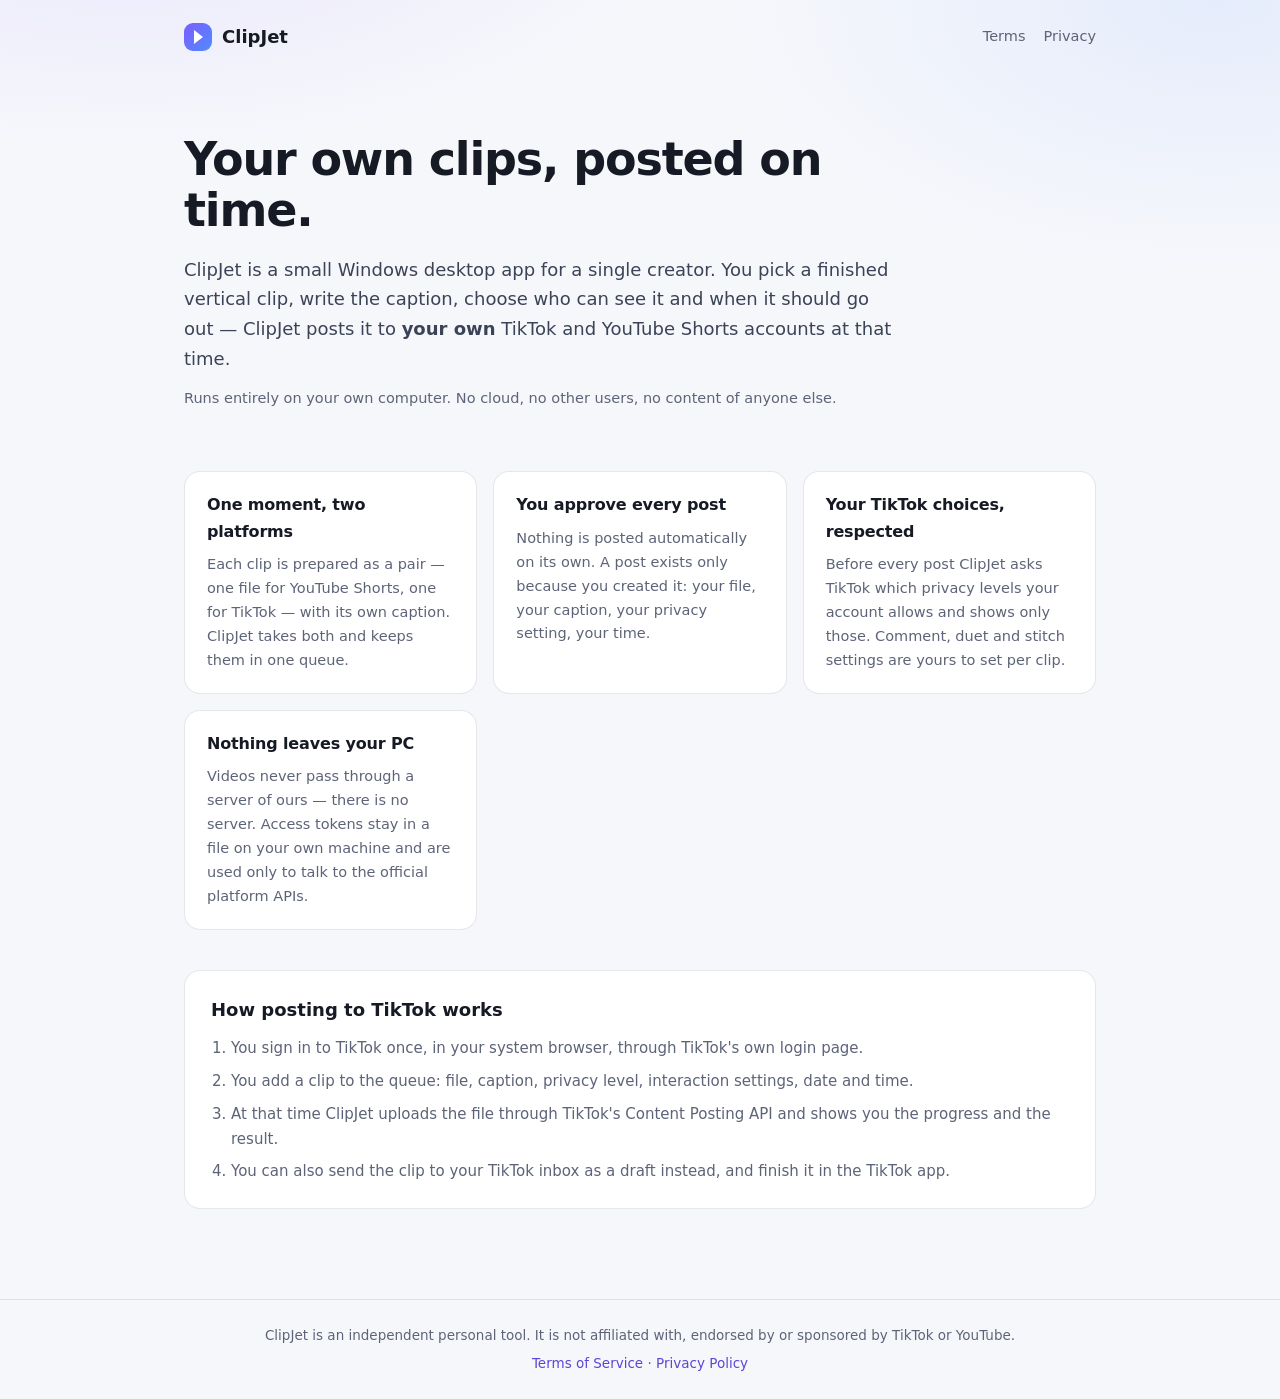
<file: index.html>
<!DOCTYPE html>
<html lang="en">
<head>
<meta charset="utf-8">
<meta name="viewport" content="width=device-width, initial-scale=1">
<title>ClipJet</title>
<meta name="description" content="ClipJet is a Windows desktop app that queues your own short vertical clips and posts them to your own TikTok and YouTube Shorts accounts at a scheduled time.">
<link rel="stylesheet" href="style.css">
</head>
<body>
<header class="nav">
  <a class="brand" href="./">
    <span class="mark"></span>
    <strong>ClipJet</strong>
  </a>
  <nav>
    <a href="terms-of-service.html">Terms</a>
    <a href="privacy-policy.html">Privacy</a>
  </nav>
</header>

<main>
  <section class="hero">
    <h1>Your own clips, posted on time.</h1>
    <p class="lead">
      ClipJet is a small Windows desktop app for a single creator. You pick a finished
      vertical clip, write the caption, choose who can see it and when it should go out —
      ClipJet posts it to <strong>your own</strong> TikTok and YouTube&nbsp;Shorts accounts at that time.
    </p>
    <p class="note">Runs entirely on your own computer. No cloud, no other users, no content of anyone else.</p>
  </section>

  <section class="grid">
    <article>
      <h2>One moment, two platforms</h2>
      <p>Each clip is prepared as a pair — one file for YouTube Shorts, one for TikTok — with its own caption. ClipJet takes both and keeps them in one queue.</p>
    </article>
    <article>
      <h2>You approve every post</h2>
      <p>Nothing is posted automatically on its own. A post exists only because you created it: your file, your caption, your privacy setting, your time.</p>
    </article>
    <article>
      <h2>Your TikTok choices, respected</h2>
      <p>Before every post ClipJet asks TikTok which privacy levels your account allows and shows only those. Comment, duet and stitch settings are yours to set per clip.</p>
    </article>
    <article>
      <h2>Nothing leaves your PC</h2>
      <p>Videos never pass through a server of ours — there is no server. Access tokens stay in a file on your own machine and are used only to talk to the official platform APIs.</p>
    </article>
  </section>

  <section class="how">
    <h2>How posting to TikTok works</h2>
    <ol>
      <li>You sign in to TikTok once, in your system browser, through TikTok's own login page.</li>
      <li>You add a clip to the queue: file, caption, privacy level, interaction settings, date and time.</li>
      <li>At that time ClipJet uploads the file through TikTok's Content Posting API and shows you the progress and the result.</li>
      <li>You can also send the clip to your TikTok inbox as a draft instead, and finish it in the TikTok app.</li>
    </ol>
  </section>
</main>

<footer>
  <p>ClipJet is an independent personal tool. It is not affiliated with, endorsed by or sponsored by TikTok or YouTube.</p>
  <p><a href="terms-of-service.html">Terms of Service</a> · <a href="privacy-policy.html">Privacy Policy</a></p>
</footer>
</body>
</html>
</file>
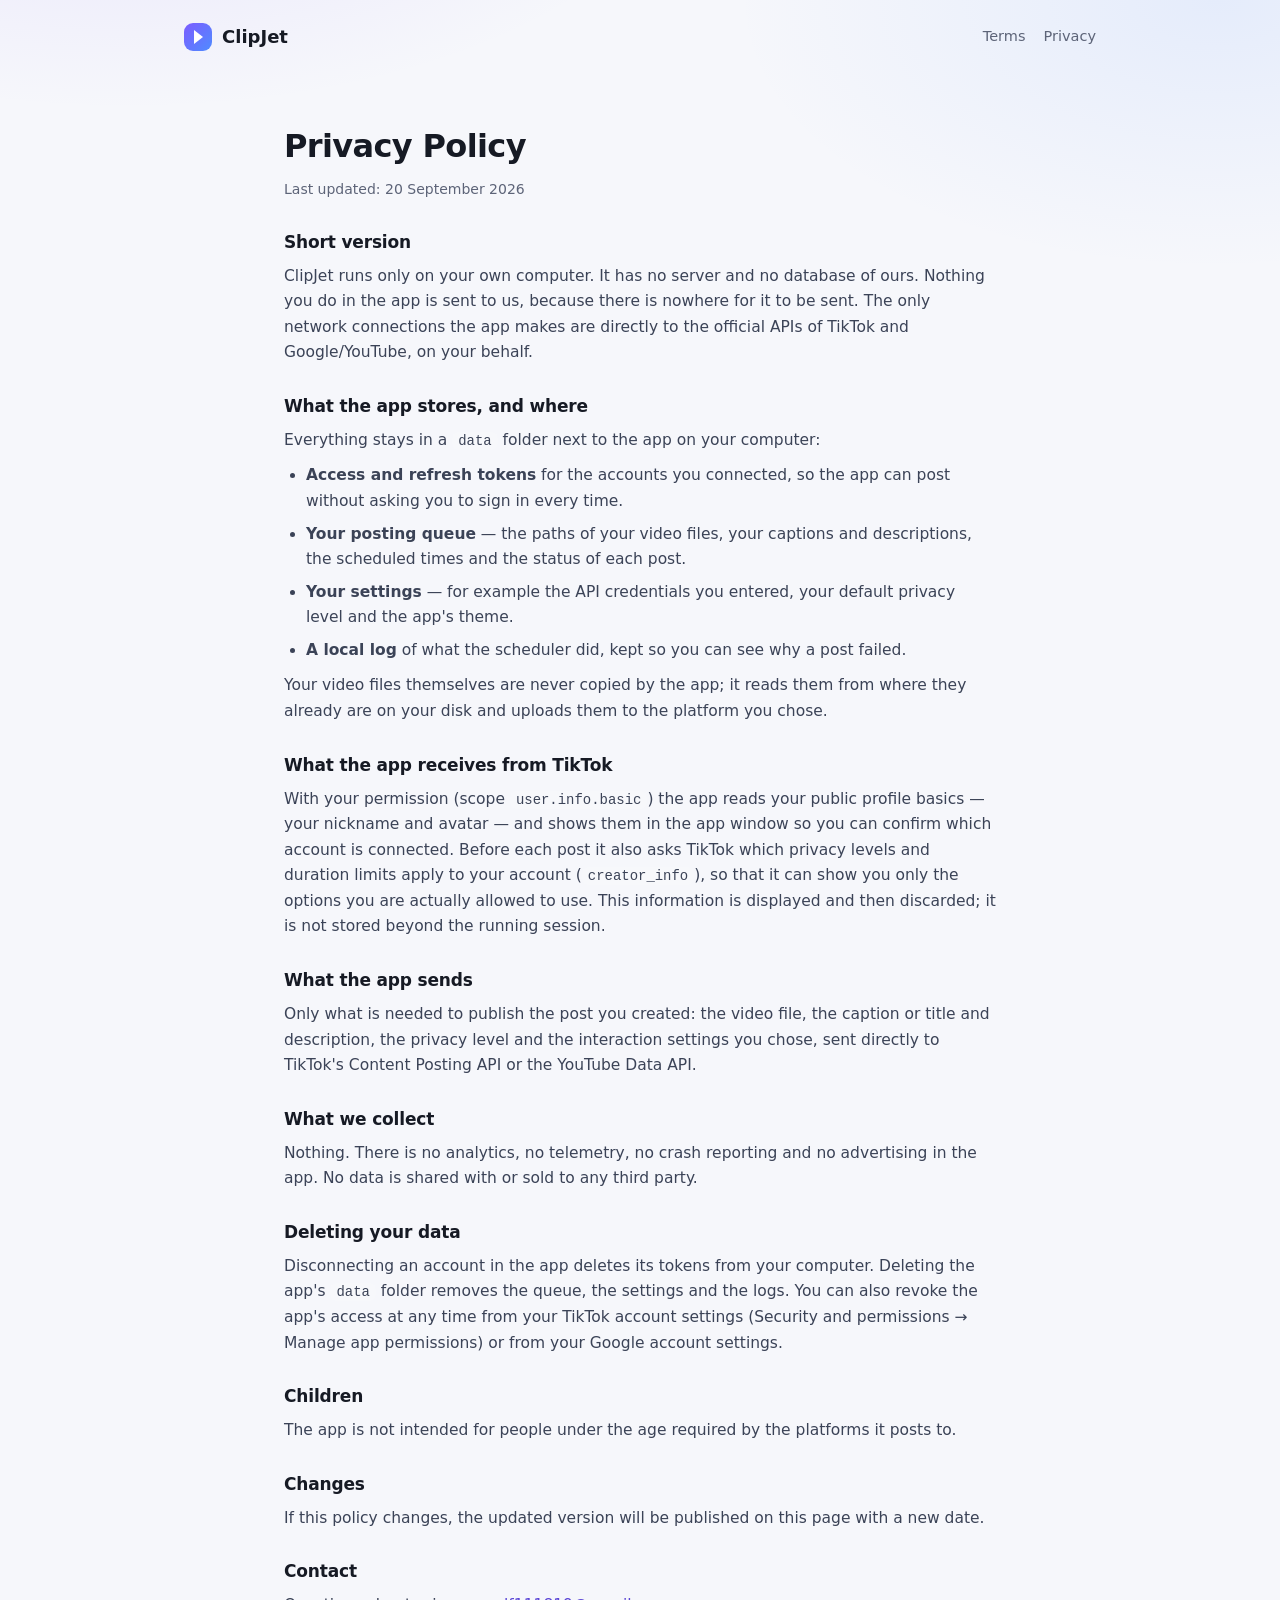
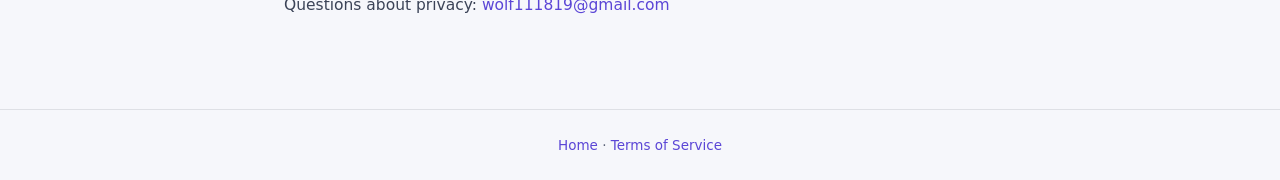
<file: privacy-policy.html>
<!DOCTYPE html>
<html lang="en">
<head>
<meta charset="utf-8">
<meta name="viewport" content="width=device-width, initial-scale=1">
<title>ClipJet</title>
<link rel="stylesheet" href="style.css">
</head>
<body>
<header class="nav">
  <a class="brand" href="./"><span class="mark"></span><strong>ClipJet</strong></a>
  <nav><a href="terms-of-service.html">Terms</a><a href="privacy-policy.html">Privacy</a></nav>
</header>

<main class="doc">
  <h1>Privacy Policy</h1>
  <p class="updated">Last updated: 20 September 2026</p>

  <h2>Short version</h2>
  <p>ClipJet runs only on your own computer. It has no server and no database of ours. Nothing you do
  in the app is sent to us, because there is nowhere for it to be sent. The only network connections
  the app makes are directly to the official APIs of TikTok and Google/YouTube, on your behalf.</p>

  <h2>What the app stores, and where</h2>
  <p>Everything stays in a <code>data</code> folder next to the app on your computer:</p>
  <ul>
    <li><strong>Access and refresh tokens</strong> for the accounts you connected, so the app can post
    without asking you to sign in every time.</li>
    <li><strong>Your posting queue</strong> — the paths of your video files, your captions and
    descriptions, the scheduled times and the status of each post.</li>
    <li><strong>Your settings</strong> — for example the API credentials you entered, your default
    privacy level and the app's theme.</li>
    <li><strong>A local log</strong> of what the scheduler did, kept so you can see why a post failed.</li>
  </ul>
  <p>Your video files themselves are never copied by the app; it reads them from where they already
  are on your disk and uploads them to the platform you chose.</p>

  <h2>What the app receives from TikTok</h2>
  <p>With your permission (scope <code>user.info.basic</code>) the app reads your public profile
  basics — your nickname and avatar — and shows them in the app window so you can confirm which
  account is connected. Before each post it also asks TikTok which privacy levels and duration limits
  apply to your account (<code>creator_info</code>), so that it can show you only the options you are
  actually allowed to use. This information is displayed and then discarded; it is not stored beyond
  the running session.</p>

  <h2>What the app sends</h2>
  <p>Only what is needed to publish the post you created: the video file, the caption or title and
  description, the privacy level and the interaction settings you chose, sent directly to TikTok's
  Content Posting API or the YouTube Data API.</p>

  <h2>What we collect</h2>
  <p>Nothing. There is no analytics, no telemetry, no crash reporting and no advertising in the app.
  No data is shared with or sold to any third party.</p>

  <h2>Deleting your data</h2>
  <p>Disconnecting an account in the app deletes its tokens from your computer. Deleting the app's
  <code>data</code> folder removes the queue, the settings and the logs. You can also revoke the app's
  access at any time from your TikTok account settings (Security and permissions → Manage app
  permissions) or from your Google account settings.</p>

  <h2>Children</h2>
  <p>The app is not intended for people under the age required by the platforms it posts to.</p>

  <h2>Changes</h2>
  <p>If this policy changes, the updated version will be published on this page with a new date.</p>

  <h2>Contact</h2>
  <p>Questions about privacy: <a href="mailto:wolf111819@gmail.com">wolf111819@gmail.com</a></p>
</main>

<footer>
  <p><a href="./">Home</a> · <a href="terms-of-service.html">Terms of Service</a></p>
</footer>
</body>
</html>
</file>
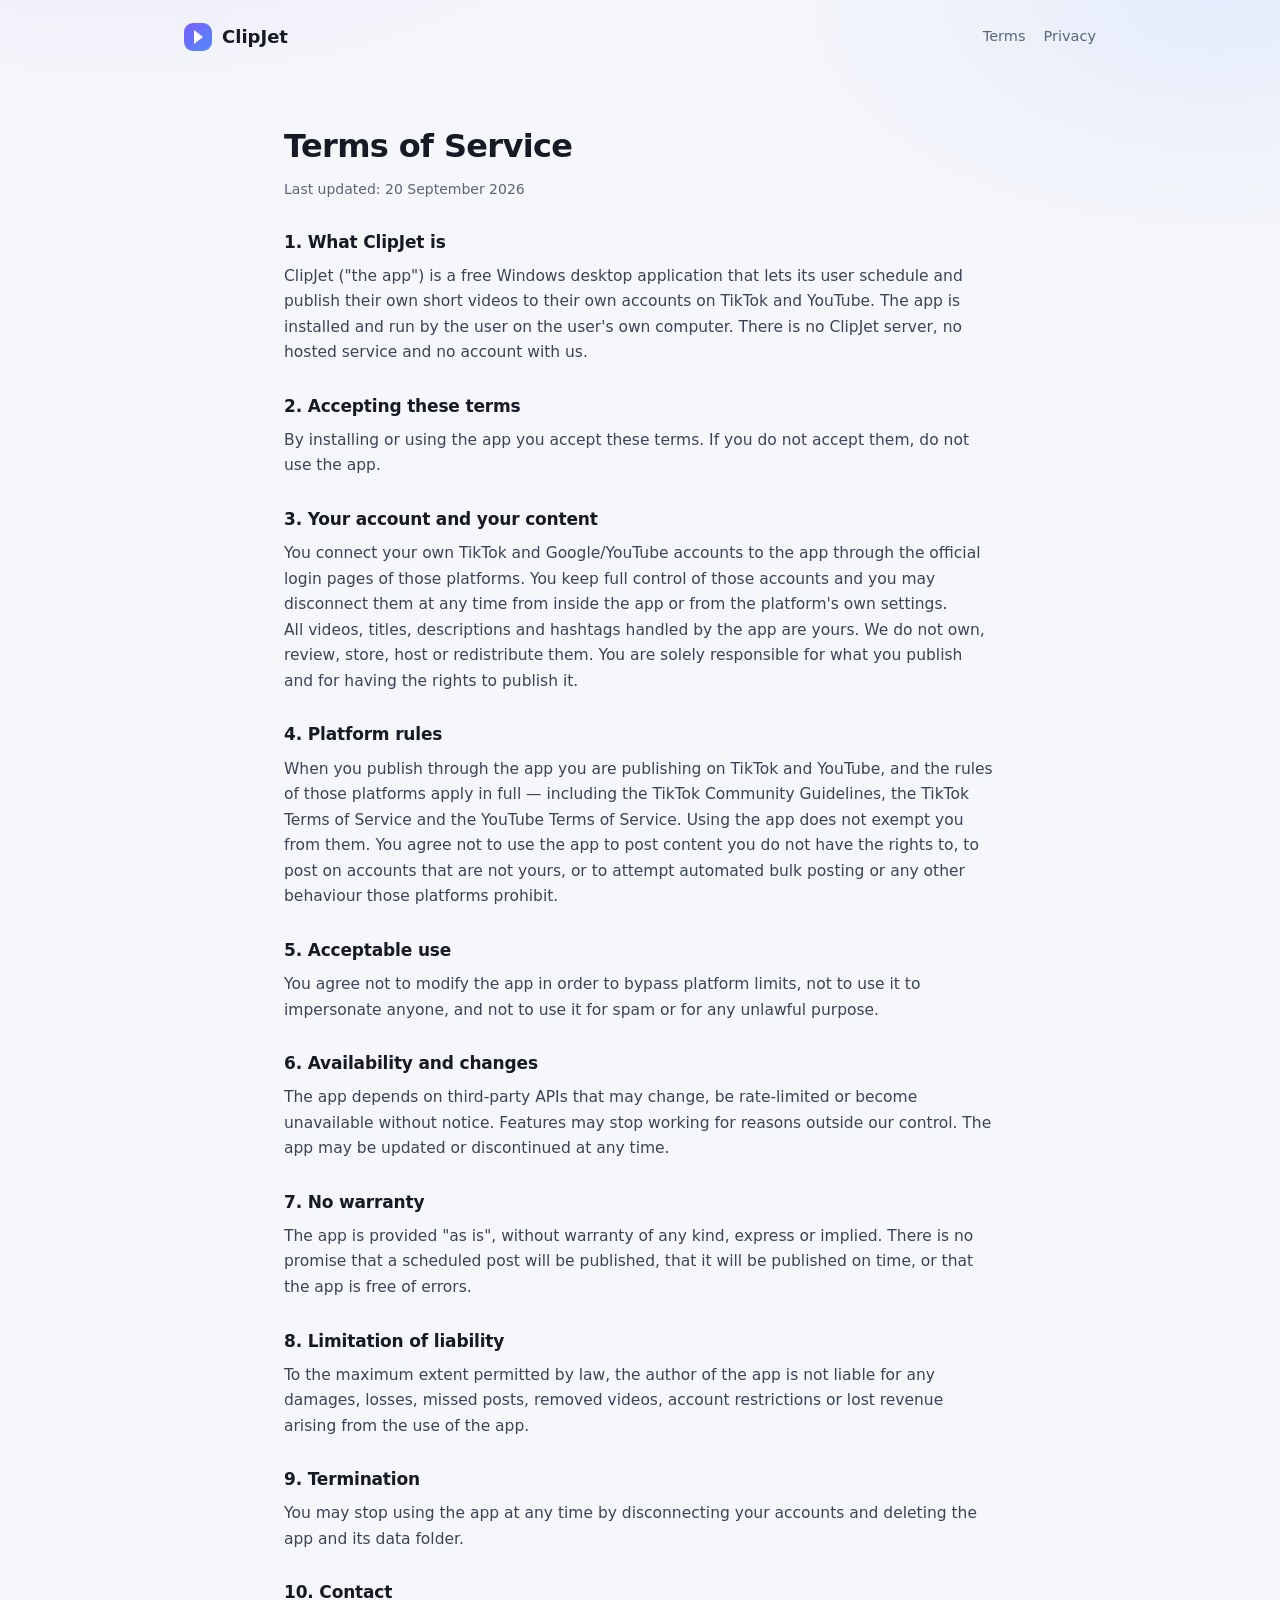
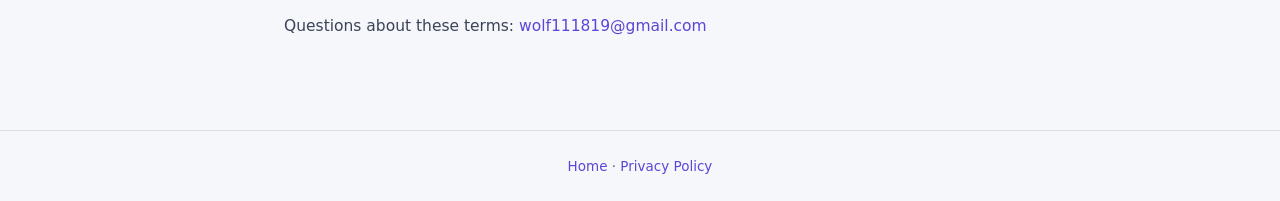
<file: terms-of-service.html>
<!DOCTYPE html>
<html lang="en">
<head>
<meta charset="utf-8">
<meta name="viewport" content="width=device-width, initial-scale=1">
<title>ClipJet</title>
<link rel="stylesheet" href="style.css">
</head>
<body>
<header class="nav">
  <a class="brand" href="./"><span class="mark"></span><strong>ClipJet</strong></a>
  <nav><a href="terms-of-service.html">Terms</a><a href="privacy-policy.html">Privacy</a></nav>
</header>

<main class="doc">
  <h1>Terms of Service</h1>
  <p class="updated">Last updated: 20 September 2026</p>

  <h2>1. What ClipJet is</h2>
  <p>ClipJet ("the app") is a free Windows desktop application that lets its user schedule and publish
  their own short videos to their own accounts on TikTok and YouTube. The app is installed and run by
  the user on the user's own computer. There is no ClipJet server, no hosted service and no account
  with us.</p>

  <h2>2. Accepting these terms</h2>
  <p>By installing or using the app you accept these terms. If you do not accept them, do not use the app.</p>

  <h2>3. Your account and your content</h2>
  <p>You connect your own TikTok and Google/YouTube accounts to the app through the official login
  pages of those platforms. You keep full control of those accounts and you may disconnect them at any
  time from inside the app or from the platform's own settings.</p>
  <p>All videos, titles, descriptions and hashtags handled by the app are yours. We do not own, review,
  store, host or redistribute them. You are solely responsible for what you publish and for having the
  rights to publish it.</p>

  <h2>4. Platform rules</h2>
  <p>When you publish through the app you are publishing on TikTok and YouTube, and the rules of those
  platforms apply in full — including the TikTok Community Guidelines, the TikTok Terms of Service and
  the YouTube Terms of Service. Using the app does not exempt you from them. You agree not to use the
  app to post content you do not have the rights to, to post on accounts that are not yours, or to
  attempt automated bulk posting or any other behaviour those platforms prohibit.</p>

  <h2>5. Acceptable use</h2>
  <p>You agree not to modify the app in order to bypass platform limits, not to use it to impersonate
  anyone, and not to use it for spam or for any unlawful purpose.</p>

  <h2>6. Availability and changes</h2>
  <p>The app depends on third-party APIs that may change, be rate-limited or become unavailable without
  notice. Features may stop working for reasons outside our control. The app may be updated or
  discontinued at any time.</p>

  <h2>7. No warranty</h2>
  <p>The app is provided "as is", without warranty of any kind, express or implied. There is no promise
  that a scheduled post will be published, that it will be published on time, or that the app is free
  of errors.</p>

  <h2>8. Limitation of liability</h2>
  <p>To the maximum extent permitted by law, the author of the app is not liable for any damages,
  losses, missed posts, removed videos, account restrictions or lost revenue arising from the use of
  the app.</p>

  <h2>9. Termination</h2>
  <p>You may stop using the app at any time by disconnecting your accounts and deleting the app and its
  data folder.</p>

  <h2>10. Contact</h2>
  <p>Questions about these terms: <a href="mailto:wolf111819@gmail.com">wolf111819@gmail.com</a></p>
</main>

<footer>
  <p><a href="./">Home</a> · <a href="privacy-policy.html">Privacy Policy</a></p>
</footer>
</body>
</html>
</file>
<file: style.css>
:root {
  --bg: #0b0d12;
  --card: rgba(255, 255, 255, 0.04);
  --border: rgba(255, 255, 255, 0.09);
  --text: #e9ebf2;
  --muted: #98a0b4;
  --accent: #7c5cff;
  --accent-2: #4f8cff;
}

* { box-sizing: border-box; margin: 0; padding: 0; }

body {
  background: var(--bg);
  color: var(--text);
  font-family: "Segoe UI Variable Display", "Segoe UI", Inter, system-ui, -apple-system, sans-serif;
  line-height: 1.65;
  font-size: 16px;
  background-image:
    radial-gradient(60rem 30rem at 10% -10%, rgba(124, 92, 255, 0.22), transparent 60%),
    radial-gradient(50rem 28rem at 95% 0%, rgba(79, 140, 255, 0.18), transparent 60%);
  background-repeat: no-repeat;
  min-height: 100vh;
}

a { color: #a99bff; text-decoration: none; }
a:hover { text-decoration: underline; }
code { font-family: Consolas, "Cascadia Code", monospace; font-size: 0.9em; background: rgba(255,255,255,0.07); padding: 1px 6px; border-radius: 6px; }

.nav {
  display: flex; align-items: center; justify-content: space-between; gap: 20px;
  max-width: 960px; margin: 0 auto; padding: 22px 24px;
}
.brand { display: flex; align-items: center; gap: 10px; color: var(--text); font-size: 18px; }
.brand:hover { text-decoration: none; }
.mark {
  width: 28px; height: 28px; border-radius: 9px; display: inline-block;
  background: linear-gradient(135deg, var(--accent), var(--accent-2));
  position: relative;
}
.mark::after {
  content: ""; position: absolute; left: 10px; top: 7px;
  border-left: 9px solid #fff; border-top: 7px solid transparent; border-bottom: 7px solid transparent;
}
.nav nav { display: flex; gap: 18px; font-size: 14.5px; }
.nav nav a { color: var(--muted); }

main { max-width: 960px; margin: 0 auto; padding: 20px 24px 60px; }

.hero { padding: 40px 0 26px; max-width: 720px; }
.hero h1 { font-size: clamp(30px, 5vw, 46px); line-height: 1.12; letter-spacing: -0.025em; margin-bottom: 18px; }
.lead { font-size: 18px; color: #c9cee0; }
.note { margin-top: 14px; color: var(--muted); font-size: 14.5px; }

.grid { display: grid; grid-template-columns: repeat(auto-fit, minmax(260px, 1fr)); gap: 16px; margin-top: 34px; }
.grid article { background: var(--card); border: 1px solid var(--border); border-radius: 16px; padding: 20px 22px; }
.grid h2 { font-size: 16px; margin-bottom: 8px; letter-spacing: -0.01em; }
.grid p { color: var(--muted); font-size: 14.5px; }

.how { margin-top: 40px; background: var(--card); border: 1px solid var(--border); border-radius: 16px; padding: 24px 26px; }
.how h2 { font-size: 18px; margin-bottom: 12px; }
.how ol { padding-left: 20px; color: var(--muted); display: grid; gap: 8px; font-size: 15px; }

.doc { max-width: 760px; }
.doc h1 { font-size: 32px; letter-spacing: -0.02em; margin: 26px 0 6px; }
.doc .updated { color: var(--muted); font-size: 14px; margin-bottom: 26px; }
.doc h2 { font-size: 17px; margin: 26px 0 8px; letter-spacing: -0.01em; }
.doc p, .doc li { color: #c3c9db; font-size: 15.5px; }
.doc ul { padding-left: 22px; display: grid; gap: 7px; margin: 10px 0; }

footer {
  border-top: 1px solid var(--border); margin-top: 30px;
  padding: 24px; text-align: center; color: var(--muted); font-size: 13.5px;
}
footer p + p { margin-top: 6px; }

@media (prefers-color-scheme: light) {
  :root { --bg: #f6f7fb; --card: #fff; --border: rgba(16,20,32,0.1); --text: #161a24; --muted: #5d6478; }
  body { background-image: radial-gradient(60rem 30rem at 10% -10%, rgba(124,92,255,0.12), transparent 60%), radial-gradient(50rem 28rem at 95% 0%, rgba(79,140,255,0.1), transparent 60%); }
  a { color: #5b46d6; }
  .lead, .doc p, .doc li { color: #3b4357; }
}
</file>
